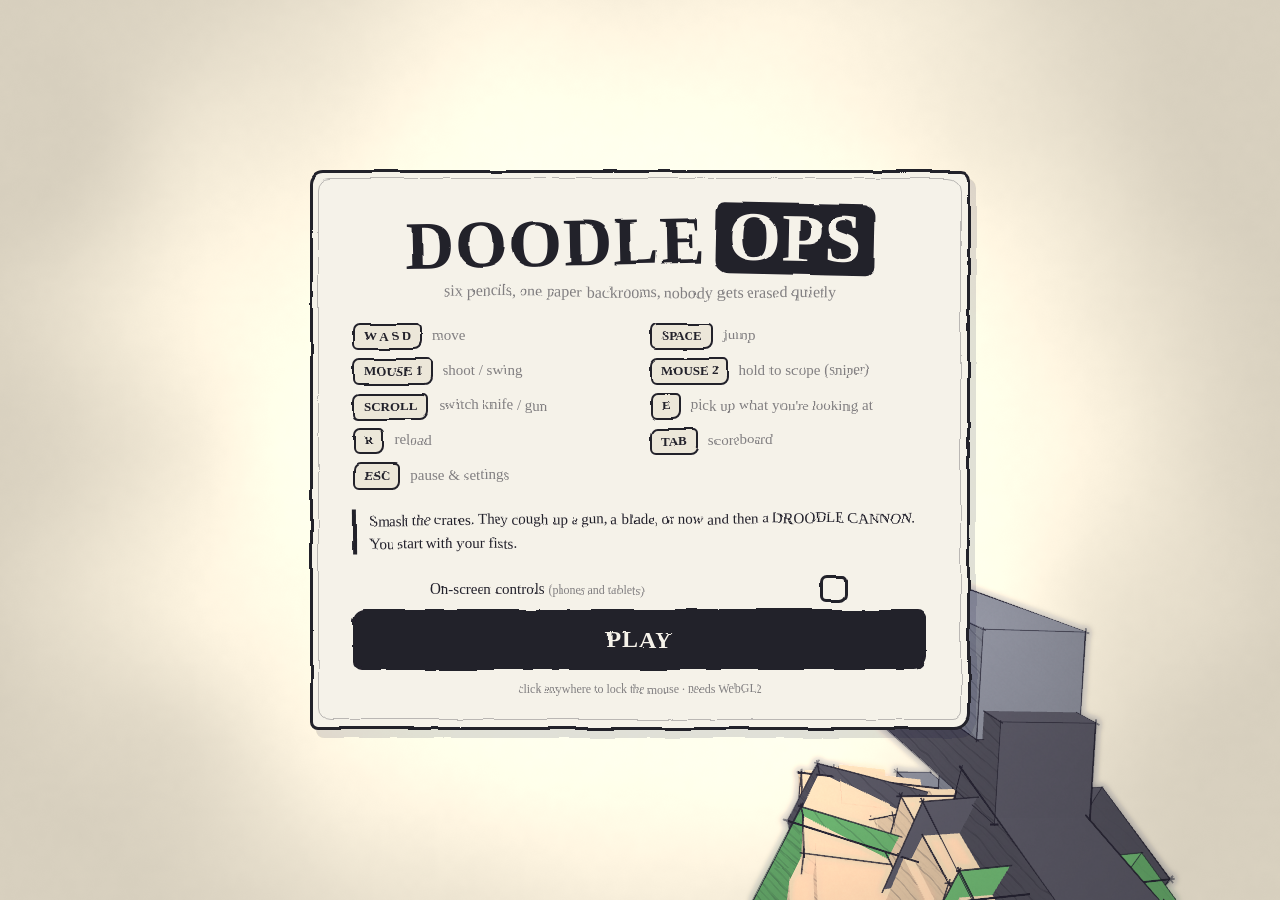
<file: index.html>
<!DOCTYPE html>
<html lang="en">
<head>
<meta charset="utf-8">
<meta name="viewport" content="width=device-width, initial-scale=1, viewport-fit=cover">
<meta name="description" content="A hand-drawn first-person shooter set in a paper backrooms. Five bots, three guns and a knife.">
<meta name="theme-color" content="#f5f2e9">
<title>DOODLE OPS — paper backrooms FPS</title>
<link rel="stylesheet" href="./styles.css">
<link rel="icon" href="data:image/svg+xml,<svg xmlns='http://www.w3.org/2000/svg' viewBox='0 0 32 32'><text y='26' font-size='26'>✏️</text></svg>">
</head>
<body>

<!-- Displacement filter that gives the menus their wobbly pen-drawn edges. -->
<svg class="svg-defs" aria-hidden="true" focusable="false">
  <filter id="wobble">
    <feTurbulence type="fractalNoise" baseFrequency="0.019" numOctaves="3" seed="7" result="noise"/>
    <feDisplacementMap in="SourceGraphic" in2="noise" scale="4.5" xChannelSelector="R" yChannelSelector="G"/>
  </filter>
  <filter id="wobble-soft">
    <feTurbulence type="fractalNoise" baseFrequency="0.03" numOctaves="2" seed="21" result="noise"/>
    <feDisplacementMap in="SourceGraphic" in2="noise" scale="2.4" xChannelSelector="R" yChannelSelector="G"/>
  </filter>
</svg>

<canvas id="gl"></canvas>
<canvas id="hud"></canvas>

<div id="overlay" class="overlay">

  <!-- ---------------------------------------------------------- start -->
  <section id="screen-start" class="screen">
    <div class="sheet">
      <h1 class="title">DOODLE<span class="title-ops">OPS</span></h1>
      <p class="subtitle">six pencils, one paper backrooms, nobody gets erased quietly</p>

      <div class="controls-grid">
        <div class="ctrl"><kbd>W A S D</kbd><span>move</span></div>
        <div class="ctrl"><kbd>SPACE</kbd><span>jump</span></div>
        <div class="ctrl"><kbd>MOUSE 1</kbd><span>shoot / swing</span></div>
        <div class="ctrl"><kbd>MOUSE 2</kbd><span>hold to scope (sniper)</span></div>
        <div class="ctrl"><kbd>SCROLL</kbd><span>switch knife / gun</span></div>
        <div class="ctrl"><kbd>E</kbd><span>pick up what you're looking at</span></div>
        <div class="ctrl"><kbd>R</kbd><span>reload</span></div>
        <div class="ctrl"><kbd>TAB</kbd><span>scoreboard</span></div>
        <div class="ctrl"><kbd>ESC</kbd><span>pause &amp; settings</span></div>
      </div>

      <p class="note">Smash the crates. They cough up a gun, a blade, or now and then a DROODLE CANNON. You start with your fists.</p>

      <div class="setting toggle lobby-toggle">
        <label for="s-touch">On-screen controls <em>(phones and tablets)</em></label>
        <input id="s-touch" type="checkbox" data-setting="touch">
      </div>

      <button id="btn-play" class="big-button">PLAY</button>
      <p class="fineprint" id="fineprint">click anywhere to lock the mouse · needs WebGL2</p>
    </div>
  </section>

  <!-- ---------------------------------------------------------- doodler pick -->
  <section id="screen-class" class="screen hidden">
    <div class="sheet sheet-wide">
      <h2 class="title small">PICK YOUR DOODLER</h2>
      <p class="subtitle">skill is on <kbd>Q</kbd> · weapons stay on scroll / <kbd>1</kbd> <kbd>2</kbd></p>
      <div id="class-cards" class="class-grid"></div>
    </div>
  </section>

  <!-- ---------------------------------------------------------- pause -->
  <section id="screen-pause" class="screen hidden">
    <div class="sheet sheet-wide">
      <h2 class="title small">PAUSED</h2>

      <div class="settings">
        <div class="setting">
          <label for="s-sens">Mouse sensitivity</label>
          <input id="s-sens" type="range" data-setting="sensitivity" min="0.3" max="8" step="0.05">
          <output data-out="sensitivity"></output>
        </div>
        <div class="setting">
          <label for="s-scopesens">Scoped sensitivity</label>
          <input id="s-scopesens" type="range" data-setting="scopedSensitivity" min="0.15" max="4" step="0.05">
          <output data-out="scopedSensitivity"></output>
        </div>
        <div class="setting">
          <label for="s-fov">Field of view</label>
          <input id="s-fov" type="range" data-setting="fov" min="65" max="105" step="1">
          <output data-out="fov"></output>
        </div>
        <div class="setting">
          <label for="s-vol">Volume</label>
          <input id="s-vol" type="range" data-setting="volume" min="0" max="1" step="0.05">
          <output data-out="volume"></output>
        </div>
        <div class="setting">
          <label for="s-res">Render scale</label>
          <input id="s-res" type="range" data-setting="resolutionScale" min="0.5" max="1" step="0.05">
          <output data-out="resolutionScale"></output>
        </div>
        <div class="setting">
          <label for="s-ink">Ink weight</label>
          <input id="s-ink" type="range" data-setting="inkAmount" min="0.5" max="2" step="0.05">
          <output data-out="inkAmount"></output>
        </div>
        <div class="setting">
          <label for="s-bots">Bots <em>(new match)</em></label>
          <input id="s-bots" type="range" data-setting="botCount" min="1" max="8" step="1">
          <output data-out="botCount"></output>
        </div>
        <div class="setting">
          <label for="s-kills">Kills to win <em>(new match)</em></label>
          <input id="s-kills" type="range" data-setting="killLimit" min="5" max="50" step="1">
          <output data-out="killLimit"></output>
        </div>
        <div class="setting toggle">
          <label for="s-fancy">Fancy shaders <em>(shadows, bloom, depth of field)</em></label>
          <input id="s-fancy" type="checkbox" data-setting="fancy">
        </div>
        <div class="setting toggle">
          <label for="s-invert">Invert vertical look</label>
          <input id="s-invert" type="checkbox" data-setting="invertY">
        </div>
        <div class="setting toggle">
          <label for="s-fps">Show FPS counter</label>
          <input id="s-fps" type="checkbox" data-setting="showFps">
        </div>
        <div class="setting toggle">
          <label for="s-hurtsfx">Scream when you take damage <em>(off by default)</em></label>
          <input id="s-hurtsfx" type="checkbox" data-setting="hurtSfx">
        </div>
        <div class="setting toggle">
          <label for="s-touch2">On-screen controls <em>(phones and tablets)</em></label>
          <input id="s-touch2" type="checkbox" data-setting="touch">
        </div>
      </div>

      <div class="button-row">
        <button id="btn-resume" class="big-button">RESUME</button>
        <button id="btn-restart" class="big-button ghost">NEW MAP</button>
        <button id="btn-class" class="big-button ghost">CHANGE DOODLER</button>
        <button id="btn-defaults" class="big-button ghost small">RESET SETTINGS</button>
      </div>
    </div>
  </section>

  <!-- ---------------------------------------------------------- end -->
  <section id="screen-end" class="screen hidden">
    <div class="sheet">
      <h2 id="end-title" class="title small">MATCH OVER</h2>
      <table id="end-scores" class="scores"></table>
      <div class="button-row">
        <button id="btn-again" class="big-button">PLAY AGAIN</button>
      </div>
    </div>
  </section>

  <!-- ---------------------------------------------------------- error -->
  <section id="screen-error" class="screen hidden">
    <div class="sheet">
      <h2 class="title small">CAN'T DRAW THIS</h2>
      <p id="error-text" class="note"></p>
    </div>
  </section>

</div>

<script type="module" src="./src/main.js"></script>
</body>
</html>
</file>
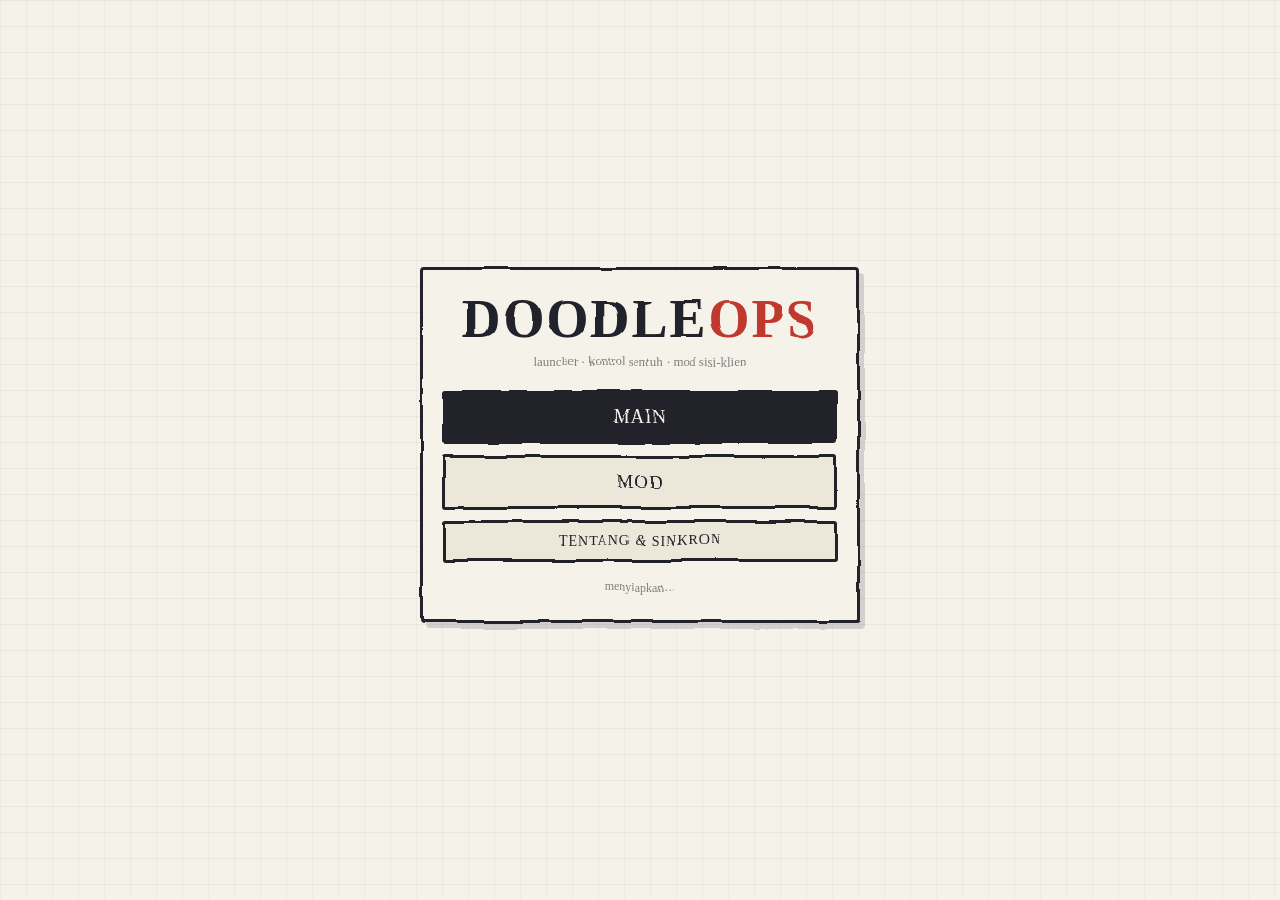
<file: launcher/index.html>
<!DOCTYPE html>
<html lang="id">
<head>
<meta charset="utf-8">
<meta name="viewport" content="width=device-width, initial-scale=1, viewport-fit=cover, user-scalable=no">
<meta name="description" content="Launcher DOODLE OPS: kontrol layar sentuh dan mod sisi-klien untuk game FPS kertas.">
<meta name="theme-color" content="#f5f2e9">
<meta name="mobile-web-app-capable" content="yes">
<meta name="apple-mobile-web-app-capable" content="yes">
<title>DOODLE OPS — Launcher</title>
<link rel="stylesheet" href="./launcher.css">
<link rel="icon" href="data:image/svg+xml,<svg xmlns='http://www.w3.org/2000/svg' viewBox='0 0 32 32'><text y='26' font-size='26'>🎮</text></svg>">
</head>
<body>

<svg class="svg-defs" aria-hidden="true" focusable="false">
  <filter id="wobble">
    <feTurbulence type="fractalNoise" baseFrequency="0.019" numOctaves="3" seed="7" result="noise"/>
    <feDisplacementMap in="SourceGraphic" in2="noise" scale="4.5" xChannelSelector="R" yChannelSelector="G"/>
  </filter>
</svg>

<!-- ============================================================== HOME -->
<section class="screen" data-screen="home">
  <div class="sheet">
    <h1 class="title">DOODLE<span class="title-ops">OPS</span></h1>
    <p class="subtitle">launcher · kontrol sentuh · mod sisi-klien</p>

    <div class="menu">
      <button class="big-button" data-go="play">MAIN</button>
      <button class="big-button ghost" data-go="mods">MOD <span class="pill" id="mod-count">0</span></button>
      <button class="big-button ghost small" data-go="about">TENTANG &amp; SINKRON</button>
    </div>

    <p class="status" id="home-status">menyiapkan…</p>
  </div>
</section>

<!-- ============================================================== MODS -->
<section class="screen hidden" data-screen="mods">
  <div class="sheet sheet-wide">
    <div class="bar">
      <button class="chip" data-go="home">‹ KEMBALI</button>
      <h2 class="title small">MOD</h2>
      <button class="chip" id="btn-template">CONTOH .ZIP</button>
    </div>

    <div class="dropzone" id="dropzone">
      <p><strong>Taruh file .zip di sini</strong></p>
      <p class="note">atau</p>
      <button class="big-button small" id="btn-pick">PILIH FILE MOD</button>
      <input type="file" id="file-input" accept=".zip,application/zip" multiple hidden>
      <p class="note">Isi zip mengikuti struktur repo. Contoh: taruh <code>src/player.js</code>
        di dalam zip, dan file itulah yang dimuat game, bukan yang di GitHub.</p>
    </div>

    <p class="msg" id="mod-msg"></p>

    <div class="order-note note">
      Urutan = prioritas. Kalau dua mod menyentuh file yang sama, <strong>yang paling bawah menang</strong>.
    </div>

    <div id="mod-list" class="mod-list"></div>

    <div class="button-row">
      <button class="big-button ghost small" id="btn-restore">PULIHKAN MOD BAWAAN</button>
      <button class="big-button ghost small" id="btn-all-on">NYALAKAN SEMUA</button>
      <button class="big-button ghost small" id="btn-all-off">MATIKAN SEMUA</button>
    </div>
    <p class="note" id="storage-note"></p>
  </div>
</section>

<!-- ============================================================= ABOUT -->
<section class="screen hidden" data-screen="about">
  <div class="sheet sheet-wide">
    <div class="bar">
      <button class="chip" data-go="home">‹ KEMBALI</button>
      <h2 class="title small">TENTANG &amp; SINKRON</h2>
      <span></span>
    </div>

    <div class="about-body">
      <h3>Kenapa update dari upstream tidak akan bentrok</h3>
      <p class="note">
        Launcher ini <strong>tidak mengubah satu pun file game</strong>. Semua yang baru ada di
        <code>/launcher/</code> dan <code>/sw.js</code>. Kontrol sentuh disuntikkan ke halaman
        game saat dimuat oleh service worker, bukan ditulis ke <code>index.html</code>.
        Karena itu <code>git merge upstream/main</code> tidak pernah menyentuh file yang sama,
        dan workflow sinkron otomatis bisa jalan tanpa perlu diurus.
      </p>

      <h3>Kontrol sentuh itu mod biasa, bukan bagian launcher</h3>
      <p class="note">
        Tidak ada satu baris pun kode kontrol sentuh di dalam launcher. Ia mod utuh di
        <code>mods/mobile-controls/</code> dengan <code>mod.json</code>-nya sendiri, dan saat
        pertama dibuka launcher <em>mengezipnya di memori lalu memasangnya lewat installMod()
        yang sama persis</em> dengan zip buatanmu. Setelah itu ia baris biasa di database:
        bisa dimatikan, diurutkan, ditimpa mod lain, bahkan dihapus.
      </p>
      <p class="note">
        Yang launcher tahu cuma satu hal: folder mana yang berisi mod bawaan. Nama, versi,
        daftar file, dan skripnya semua dibaca dari <code>mod.json</code> milik mod itu.
        Tidak ada cabang kode "kalau ini mod bawaan" di mana pun — dan itu disengaja, karena
        setiap cabang seperti itu adalah tempat bug bersembunyi.
      </p>
      <p class="note">
        Pengaturan tombolnya ada di dalam game, bukan di sini: tombol
        <strong>KONTROL SENTUH</strong> di layar awal dan di menu jeda. Tombol itu ikut hilang
        kalau modnya dimatikan. Bawaannya tombol layar hanya muncul kalau ada layar sentuh —
        di browser desktop, setel <em>selalu nyala</em> di panel itu.
      </p>

      <h3>Cara kerja mod</h3>
      <p class="note">
        Service worker memotong setiap permintaan file game. Kalau ada mod aktif yang punya file
        di path itu, isinya diambil dari IndexedDB. Tidak ada daftar file yang boleh dimod —
        path apa pun yang kamu taruh di zip, itulah yang dipakai. File asli di repo tidak pernah
        berubah; matikan mod, semuanya kembali seperti semula.
      </p>
      <p class="note">
        <strong>Mod tidak cuma mengganti — ia juga bisa menambah file.</strong> Path yang belum ada
        di repo tetap dilayani, jadi mod boleh membawa modul JS baru, tekstur baru, audio baru,
        atau data apa pun, lalu memanggilnya dari skripnya sendiri atau dari file yang ia ganti.
        Di daftar file tiap mod, yang menambah ditandai <em>baru</em> dan yang menimpa ditandai
        <em>ganti</em>.
      </p>

      <h3>Format mod</h3>
      <pre class="code">mod-saya.zip
├── mod.json
├── src/player.js          ← ganti logic pemain
├── src/weapons.js         ← ganti statistik senjata
├── styles.css             ← ganti tampilan menu
└── assets/audio/pistol-shot.mp3</pre>
      <pre class="code">{
  "name": "Mod Saya",
  "version": "1.0.0",
  "author": "kamu",
  "description": "Apa yang mod ini lakukan.",
  "scripts": ["mods/init.js"]
}</pre>
      <p class="note">
        <code>scripts</code> opsional: file di daftar itu dijalankan sebagai modul setelah game
        siap, dengan <code>window.DoodleMods</code> dan <code>window.__game</code> tersedia.
        Berguna untuk tweak kecil tanpa menyalin seluruh file.
      </p>

      <h3>Status</h3>
      <dl class="kv" id="about-status"></dl>

      <div class="button-row">
        <button class="big-button ghost small" id="btn-update-sw">PERBARUI LAUNCHER</button>
        <button class="big-button ghost small" id="btn-open-raw">BUKA GAME TANPA LAUNCHER</button>
        <button class="big-button ghost small danger" id="btn-wipe">HAPUS SEMUA MOD</button>
      </div>
    </div>
  </div>
</section>

<!-- ============================================================== PLAY -->
<div class="play hidden" data-screen="play">
  <!-- pointer-lock has to be granted explicitly, or mouse look is dead in the
       frame the moment the touch controls are switched off. -->
  <iframe id="game-frame" title="DOODLE OPS"
          allow="fullscreen; autoplay; gamepad; pointer-lock; screen-wake-lock; accelerometer; gyroscope"></iframe>
  <button class="back-chip" id="btn-back">‹ LAUNCHER</button>
</div>

<script type="module" src="./js/main.js"></script>
</body>
</html>
</file>
<file: styles.css>
/* Menus are meant to look like the same sketchbook the game is drawn in:
   paper stock, pencil borders wobbled by an SVG displacement filter, no straight lines. */

:root {
  --paper: #f5f2e9;
  --paper-deep: #ece7d9;
  --ink: #22202b;
  --ink-soft: rgba(34, 32, 43, 0.55);
  --red: #c0392f;
  --font: "Comic Sans MS", "Chalkboard SE", "Segoe Print", "Bradley Hand", "Comic Neue", cursive;
}

* { box-sizing: border-box; }

html, body {
  margin: 0;
  padding: 0;
  height: 100%;
  overflow: hidden;
  background: var(--paper);
  color: var(--ink);
  font-family: var(--font);
  -webkit-font-smoothing: antialiased;
  overscroll-behavior: none;
}

canvas { display: block; position: fixed; inset: 0; width: 100%; height: 100%; }
#gl { z-index: 0; }
#hud { z-index: 1; pointer-events: none; }

.svg-defs { position: absolute; width: 0; height: 0; }

.overlay {
  position: fixed;
  inset: 0;
  z-index: 2;
  display: grid;
  place-items: center;
  padding: 24px;
  overflow-y: auto;
}
.overlay.hidden { display: none; }

.screen { width: 100%; display: grid; place-items: center; }
.screen.hidden { display: none; }

/* Paper sheet with a torn-ish pencil border. */
.sheet {
  position: relative;
  width: min(660px, 100%);
  max-height: calc(100vh - 48px);
  overflow-y: auto;
  padding: 34px 40px 30px;
  background: var(--paper);
  border: 3px solid var(--ink);
  border-radius: 14px 10px 16px 8px;
  filter: url(#wobble);
  box-shadow: 6px 8px 0 rgba(34, 32, 43, 0.12);
}
.sheet-wide { width: min(760px, 100%); }

/* A faint second outline, offset, like the pen went round twice. */
.sheet::after {
  content: "";
  position: absolute;
  inset: 5px 6px 7px 5px;
  border: 1.5px solid rgba(34, 32, 43, 0.28);
  border-radius: 12px 14px 8px 12px;
  pointer-events: none;
}

.title {
  margin: 0 0 6px;
  font-size: clamp(38px, 8vw, 68px);
  line-height: 0.95;
  letter-spacing: 1px;
  text-align: center;
  transform: rotate(-1.2deg);
}
.title.small { font-size: clamp(28px, 5vw, 42px); margin-bottom: 16px; }
.title-ops {
  display: inline-block;
  margin-left: 10px;
  padding: 2px 12px 4px;
  color: var(--paper);
  background: var(--ink);
  border-radius: 8px 12px 8px 14px;
  transform: rotate(2.4deg);
}

.subtitle {
  margin: 0 0 22px;
  text-align: center;
  font-size: 16px;
  color: var(--ink-soft);
  transform: rotate(0.4deg);
}

.controls-grid {
  display: grid;
  grid-template-columns: repeat(auto-fit, minmax(230px, 1fr));
  gap: 8px 20px;
  margin-bottom: 18px;
}
.ctrl { display: flex; align-items: baseline; gap: 10px; font-size: 15px; }
.ctrl span { color: var(--ink-soft); }
kbd {
  font-family: var(--font);
  font-weight: bold;
  font-size: 13px;
  padding: 3px 9px 4px;
  border: 2px solid var(--ink);
  border-radius: 7px 5px 8px 6px;
  background: var(--paper-deep);
  white-space: nowrap;
  filter: url(#wobble-soft);
}

.note {
  margin: 4px 0 20px;
  font-size: 15px;
  line-height: 1.5;
  color: var(--ink);
  border-left: 4px solid var(--ink);
  padding-left: 12px;
  transform: rotate(-0.3deg);
}
.fineprint { margin: 12px 0 0; text-align: center; font-size: 12px; color: var(--ink-soft); }

.big-button {
  display: block;
  width: 100%;
  margin: 0;
  padding: 14px 20px;
  font-family: var(--font);
  font-weight: bold;
  font-size: 24px;
  letter-spacing: 1px;
  color: var(--paper);
  background: var(--ink);
  border: 3px solid var(--ink);
  border-radius: 12px 8px 14px 9px;
  cursor: pointer;
  filter: url(#wobble-soft);
  transition: transform 0.08s ease;
}
.big-button:hover { transform: rotate(-0.8deg) scale(1.015); }
.big-button:active { transform: rotate(0.4deg) scale(0.985); }
.big-button.ghost { color: var(--ink); background: transparent; }
.big-button.ghost:hover { background: var(--paper-deep); }
.big-button.small { font-size: 16px; padding: 10px 16px; }

.button-row { display: flex; flex-wrap: wrap; gap: 12px; margin-top: 20px; }
.button-row .big-button { flex: 1 1 160px; width: auto; }

/* ---- settings ---- */
.settings { display: grid; gap: 12px; margin-bottom: 6px; }
.setting {
  display: grid;
  grid-template-columns: 1fr 200px 56px;
  align-items: center;
  gap: 14px;
  font-size: 15px;
}
.setting em { font-style: normal; font-size: 12px; color: var(--ink-soft); }
.setting output { text-align: right; font-variant-numeric: tabular-nums; color: var(--ink-soft); }
.setting.toggle { grid-template-columns: 1fr auto; }

input[type="range"] {
  -webkit-appearance: none;
  appearance: none;
  width: 100%;
  height: 20px;
  background: transparent;
  cursor: pointer;
}
input[type="range"]::-webkit-slider-runnable-track {
  height: 5px;
  background: var(--ink);
  border-radius: 4px;
}
input[type="range"]::-moz-range-track { height: 5px; background: var(--ink); border-radius: 4px; }
input[type="range"]::-webkit-slider-thumb {
  -webkit-appearance: none;
  width: 20px; height: 20px;
  margin-top: -8px;
  background: var(--paper);
  border: 3px solid var(--ink);
  border-radius: 50% 46% 52% 48%;
}
input[type="range"]::-moz-range-thumb {
  width: 16px; height: 16px;
  background: var(--paper);
  border: 3px solid var(--ink);
  border-radius: 50% 46% 52% 48%;
}
input[type="checkbox"] {
  appearance: none;
  width: 26px; height: 26px;
  border: 3px solid var(--ink);
  border-radius: 7px 5px 8px 6px;
  background: var(--paper);
  cursor: pointer;
  position: relative;
  filter: url(#wobble-soft);
}
input[type="checkbox"]:checked::after {
  content: "✕";
  position: absolute;
  inset: -6px 0 0;
  display: grid;
  place-items: center;
  font-size: 22px;
  font-weight: bold;
  color: var(--ink);
}

/* ---- scores ---- */
.scores { width: 100%; border-collapse: collapse; margin: 8px 0 4px; font-size: 17px; }
.scores th { text-align: left; font-size: 13px; color: var(--ink-soft); padding-bottom: 6px; border-bottom: 2px solid var(--ink); }
.scores td { padding: 7px 0; border-bottom: 1px dashed rgba(34,32,43,0.25); }
.scores td:nth-child(2), .scores td:nth-child(3),
.scores th:nth-child(2), .scores th:nth-child(3) { text-align: right; width: 74px; }
.scores tr.me td { color: var(--red); font-weight: bold; }

@media (max-width: 620px) {
  .sheet { padding: 24px 20px; }
  .setting { grid-template-columns: 1fr 120px 44px; gap: 8px; font-size: 14px; }
}

@media (prefers-reduced-motion: reduce) {
  .big-button { transition: none; }
}

/* ---- doodler cards ---- */
.class-grid {
  display: grid;
  grid-template-columns: repeat(auto-fit, minmax(240px, 1fr));
  gap: 14px;
  margin-top: 6px;
}
.class-card {
  position: relative;
  text-align: left;
  padding: 16px 18px 18px;
  font-family: var(--font);
  color: var(--ink);
  background: var(--paper);
  border: 3px solid var(--ink);
  border-radius: 12px 9px 14px 10px;
  cursor: pointer;
  filter: url(#wobble-soft);
  transition: transform 0.08s ease, background 0.12s ease;
}
.class-card:hover { transform: rotate(-0.7deg) translateY(-2px); background: var(--paper-deep); }
.class-card:active { transform: rotate(0.4deg) scale(0.99); }
.class-card[aria-pressed="true"] { background: var(--paper-deep); box-shadow: 4px 5px 0 rgba(34,32,43,0.16); }
.class-card h3 { margin: 0; font-size: 24px; letter-spacing: 0.5px; }
.class-card .tag { display: block; margin: 2px 0 10px; font-size: 13px; color: var(--ink-soft); }
.class-card ul { margin: 0 0 10px; padding-left: 18px; font-size: 14px; line-height: 1.5; }
.class-card p { margin: 0; font-size: 13px; line-height: 1.45; color: var(--ink-soft); }
.class-card .current {
  position: absolute; top: -10px; right: 12px;
  padding: 2px 8px 3px; font-size: 11px; font-weight: bold;
  color: var(--paper); background: var(--ink); border-radius: 6px 8px 6px 9px;
}

/* The one setting that belongs on the start screen: you need it before you can play,
   not after, and on a phone the pause menu is the thing you can't reach without it. */
.lobby-toggle {
  margin: 14px auto 4px;
  max-width: 420px;
  justify-content: center;
  gap: 14px;
}

/* A phone in landscape is about 390px tall, and the start sheet was written for a desktop
   window: PLAY lands below the fold, which on the one screen you have to get through is
   the worst possible place for it. Everything compacts, and the keyboard list goes - it is
   simultaneously the tallest block and the least use to somebody on a touch screen. */
@media (max-height: 560px) {
  .sheet { max-height: calc(100vh - 14px); padding: 14px 22px 12px; }
  .title { font-size: clamp(22px, 7vh, 34px); margin-bottom: 4px; }
  .title.small { font-size: clamp(18px, 5.5vh, 26px); margin-bottom: 6px; }
  .subtitle { font-size: 12px; margin-bottom: 8px; }
  .controls-grid { display: none; }
  .note { margin: 4px 0 8px; font-size: 12px; line-height: 1.35; }
  .fineprint { margin-top: 6px; font-size: 10px; }
  .big-button { padding: 10px 18px; font-size: 18px; }
  .big-button.small { padding: 7px 12px; font-size: 14px; }
  .button-row { gap: 8px; margin-top: 10px; }
  .lobby-toggle { margin: 6px auto 8px; }
  .settings { gap: 6px; }
  .setting { font-size: 13px; }
  .setting em { font-size: 11px; }
  .class-grid { gap: 8px; }
  .class-card { padding: 10px 12px; }
  .class-card h3 { font-size: 18px; }
  .class-card .tag { margin: 1px 0 6px; font-size: 11px; }
  .class-card ul { margin-bottom: 6px; font-size: 12px; line-height: 1.35; }
  .class-card p { font-size: 11px; line-height: 1.3; }
}

/* Short *and* wide - a phone in landscape - can take two columns of settings, which is
   the difference between the pause menu fitting and it being a long scroll to RESUME. */
@media (max-height: 560px) and (min-width: 700px) {
  .sheet-wide { width: min(920px, 100%); }
  .settings { grid-template-columns: 1fr 1fr; column-gap: 28px; }
}
</file>
<file: launcher/launcher.css>
/* The launcher borrows the game's sketchbook look so the two feel like one app. */

:root {
  --paper: #f5f2e9;
  --paper-deep: #ece7d9;
  --ink: #22202b;
  --ink-soft: rgba(34, 32, 43, 0.55);
  --red: #c0392f;
  --green: #2f7d4f;
  --font: "Comic Sans MS", "Chalkboard SE", "Segoe Print", "Bradley Hand", "Comic Neue", cursive;
}

* { box-sizing: border-box; }

html, body {
  margin: 0;
  padding: 0;
  min-height: 100%;
  background: var(--paper);
  color: var(--ink);
  font-family: var(--font);
  -webkit-font-smoothing: antialiased;
  overscroll-behavior-y: contain;
  -webkit-tap-highlight-color: transparent;
}

body {
  /* Faint ruled-paper grid, drawn rather than loaded. */
  background-image:
    linear-gradient(rgba(34, 32, 43, 0.05) 1px, transparent 1px),
    linear-gradient(90deg, rgba(34, 32, 43, 0.035) 1px, transparent 1px);
  background-size: 26px 26px, 26px 26px;
}

.svg-defs { position: absolute; width: 0; height: 0; }

.hidden { display: none !important; }

/* ------------------------------------------------------------------ screens */

.screen {
  min-height: 100dvh;
  display: grid;
  place-items: center;
  padding: calc(18px + env(safe-area-inset-top, 0px)) 16px calc(28px + env(safe-area-inset-bottom, 0px));
}

.sheet {
  width: min(440px, 100%);
  background: var(--paper);
  border: 3px solid var(--ink);
  border-radius: 4px;
  padding: 22px 20px 24px;
  filter: url(#wobble);
  box-shadow: 5px 6px 0 rgba(34, 32, 43, 0.14);
}
.sheet-wide { width: min(760px, 100%); }

/* The wobble filter clips overflow badly on long scrolling pages, so the wide
   sheets keep their edges straight and lean on the border instead. */
.sheet-wide { filter: none; }

.title {
  margin: 0;
  text-align: center;
  font-size: clamp(34px, 9vw, 54px);
  letter-spacing: 2px;
  line-height: 1;
}
.title-ops { color: var(--red); }
.title.small { font-size: clamp(19px, 4.5vw, 26px); letter-spacing: 1px; }

.subtitle {
  margin: 8px 0 20px;
  text-align: center;
  font-size: 13px;
  color: var(--ink-soft);
}

.status {
  margin: 18px 0 0;
  text-align: center;
  font-size: 12px;
  color: var(--ink-soft);
  min-height: 1.4em;
}
.status.warn { color: var(--red); }
.status.ok { color: var(--green); }

.bar {
  display: flex;
  align-items: center;
  justify-content: space-between;
  gap: 10px;
  margin-bottom: 16px;
}
.bar .title { flex: 1; }

/* ------------------------------------------------------------------ buttons */

.big-button {
  display: block;
  width: 100%;
  font-family: var(--font);
  font-size: 19px;
  letter-spacing: 1px;
  padding: 13px 16px;
  color: var(--paper);
  background: var(--ink);
  border: 3px solid var(--ink);
  border-radius: 3px;
  cursor: pointer;
  transition: transform 70ms ease;
}
.big-button:active { transform: translateY(2px); }
.big-button.ghost { color: var(--ink); background: var(--paper-deep); }
.big-button.small { font-size: 14px; padding: 10px 14px; }
.big-button.danger { color: var(--red); border-color: var(--red); }

.menu { display: grid; gap: 11px; }

.pill {
  display: inline-grid;
  place-items: center;
  min-width: 24px;
  height: 24px;
  padding: 0 6px;
  margin-left: 6px;
  border-radius: 12px;
  background: var(--red);
  color: var(--paper);
  font-size: 13px;
  vertical-align: middle;
}

.chip {
  font-family: var(--font);
  font-size: 12px;
  padding: 7px 11px;
  color: var(--ink);
  background: var(--paper-deep);
  border: 2px solid var(--ink);
  border-radius: 12px;
  cursor: pointer;
  white-space: nowrap;
}
.chip:active { transform: translateY(1px); }
.chip.on { background: var(--ink); color: var(--paper); }

.button-row { display: flex; flex-wrap: wrap; gap: 9px; margin-top: 16px; }
.button-row .big-button { width: auto; flex: 1 1 150px; }

/* -------------------------------------------------------------------- mods */

.dropzone {
  border: 3px dashed var(--ink);
  border-radius: 6px;
  padding: 18px 16px;
  text-align: center;
  background: rgba(236, 231, 217, 0.5);
}
.dropzone.over { background: rgba(192, 57, 47, 0.12); border-color: var(--red); }
.dropzone p { margin: 6px 0; }
.dropzone .big-button { width: auto; display: inline-block; margin: 4px auto; }

.note { font-size: 12px; color: var(--ink-soft); line-height: 1.55; }
.order-note { margin: 14px 0 8px; }

.msg { margin: 12px 0 0; font-size: 13px; min-height: 1.2em; }
.msg.err { color: var(--red); }
.msg.ok { color: var(--green); }

.mod-list { display: grid; gap: 10px; }

.mod {
  border: 2px solid var(--ink);
  border-radius: 5px;
  padding: 12px 13px;
  background: var(--paper-deep);
  display: grid;
  gap: 8px;
}
.mod.off { opacity: 0.55; background: transparent; }
.mod.builtin { border-style: dashed; }

.badge {
  display: inline-block;
  margin-left: 8px;
  padding: 2px 7px;
  border-radius: 9px;
  background: var(--ink);
  color: var(--paper);
  font-size: 10px;
  letter-spacing: 1px;
  vertical-align: 2px;
}

.mod-head { display: flex; align-items: flex-start; gap: 10px; }
.mod-head h3 { margin: 0; font-size: 16px; flex: 1; }
.mod-meta { font-size: 11px; color: var(--ink-soft); }
.mod-desc { margin: 0; font-size: 12px; }

.mod-files { font-size: 11px; color: var(--ink-soft); }
.mod-files summary { cursor: pointer; }
.mod-files ul { margin: 6px 0 0; padding-left: 18px; }
.mod-files li { word-break: break-all; }
.mod-files li .clash { color: var(--red); }
.mod-files li .tag {
  display: inline-block;
  margin-left: 6px;
  padding: 0 5px;
  border-radius: 7px;
  border: 1px solid currentColor;
  font-size: 9px;
  letter-spacing: 0.5px;
  vertical-align: 1px;
}
.mod-files li .tag.new { color: var(--green); }
.mod-files li .tag.over { color: var(--ink-soft); }

.mod-actions { display: flex; flex-wrap: wrap; gap: 6px; }

.switch {
  position: relative;
  width: 52px;
  height: 28px;
  border: 2px solid var(--ink);
  border-radius: 16px;
  background: var(--paper);
  cursor: pointer;
  flex: none;
}
.switch::after {
  content: "";
  position: absolute;
  top: 2px; left: 2px;
  width: 20px; height: 20px;
  border-radius: 50%;
  background: var(--ink);
  transition: transform 130ms ease;
}
.switch[aria-checked="true"] { background: var(--green); }
.switch[aria-checked="true"]::after { transform: translateX(24px); background: var(--paper); }

.empty {
  text-align: center;
  padding: 24px 10px;
  color: var(--ink-soft);
  font-size: 13px;
}

/* ---------------------------------------------------------------- settings */

.settings { display: grid; gap: 13px; margin-bottom: 20px; }

.setting {
  display: grid;
  grid-template-columns: 1fr 150px 56px;
  align-items: center;
  gap: 10px;
  font-size: 13px;
}
.setting em { color: var(--ink-soft); font-size: 11px; font-style: normal; }
.setting output { text-align: right; font-size: 12px; color: var(--ink-soft); }
.setting.toggle { grid-template-columns: 1fr auto; }

.setting input[type="range"] { width: 100%; accent-color: var(--red); }
.setting input[type="checkbox"] { width: 22px; height: 22px; accent-color: var(--red); }
.setting select {
  font-family: var(--font);
  font-size: 12px;
  padding: 5px 6px;
  border: 2px solid var(--ink);
  border-radius: 4px;
  background: var(--paper);
  color: var(--ink);
  width: 100%;
}

@media (max-width: 520px) {
  .setting { grid-template-columns: 1fr 90px 44px; }
  .setting select { grid-column: 2 / span 2; }
}

.ctrl-map h3 { margin: 20px 0 10px; font-size: 15px; }

.controls-grid {
  display: grid;
  grid-template-columns: repeat(auto-fit, minmax(190px, 1fr));
  gap: 7px 14px;
  margin-bottom: 12px;
}
.ctrl { display: flex; align-items: center; gap: 9px; font-size: 12px; }
.ctrl span { color: var(--ink-soft); }
kbd {
  font-family: var(--font);
  font-size: 11px;
  padding: 3px 7px;
  border: 2px solid var(--ink);
  border-radius: 4px;
  background: var(--paper-deep);
  white-space: nowrap;
}

/* ------------------------------------------------------------------- about */

.about-body h3 { margin: 20px 0 7px; font-size: 15px; }
.about-body h3:first-child { margin-top: 0; }
.about-body p { margin: 0 0 6px; }

code {
  font-family: ui-monospace, SFMono-Regular, Menlo, Consolas, monospace;
  font-size: 0.92em;
  background: var(--paper-deep);
  padding: 1px 4px;
  border-radius: 3px;
}

pre.code {
  font-family: ui-monospace, SFMono-Regular, Menlo, Consolas, monospace;
  font-size: 11px;
  line-height: 1.6;
  background: var(--paper-deep);
  border: 2px solid var(--ink);
  border-radius: 4px;
  padding: 11px 12px;
  overflow-x: auto;
  margin: 8px 0 12px;
}

.kv { display: grid; grid-template-columns: auto 1fr; gap: 5px 14px; font-size: 12px; margin: 0; }
.kv dt { color: var(--ink-soft); }
.kv dd { margin: 0; word-break: break-all; }

/* -------------------------------------------------------------------- play */

.play { position: fixed; inset: 0; background: var(--paper); z-index: 10; }
.play iframe { width: 100%; height: 100%; border: 0; display: block; }

.back-chip {
  position: fixed;
  top: calc(8px + env(safe-area-inset-top, 0px));
  left: calc(8px + env(safe-area-inset-left, 0px));
  z-index: 11;
  font-family: var(--font);
  font-size: 12px;
  letter-spacing: 0.5px;
  line-height: 1;
  padding: 8px 12px;
  color: #fff;
  background: rgba(20, 18, 26, 0.62);
  border: 2px solid rgba(255, 255, 255, 0.92);
  border-radius: 14px;
  box-shadow: 0 3px 10px rgba(0, 0, 0, 0.5);
  text-shadow: 0 1px 3px rgba(0, 0, 0, 0.85);
  opacity: 0.85;
  cursor: pointer;
}
.back-chip:active { opacity: 1; transform: scale(0.94); }
</file>
